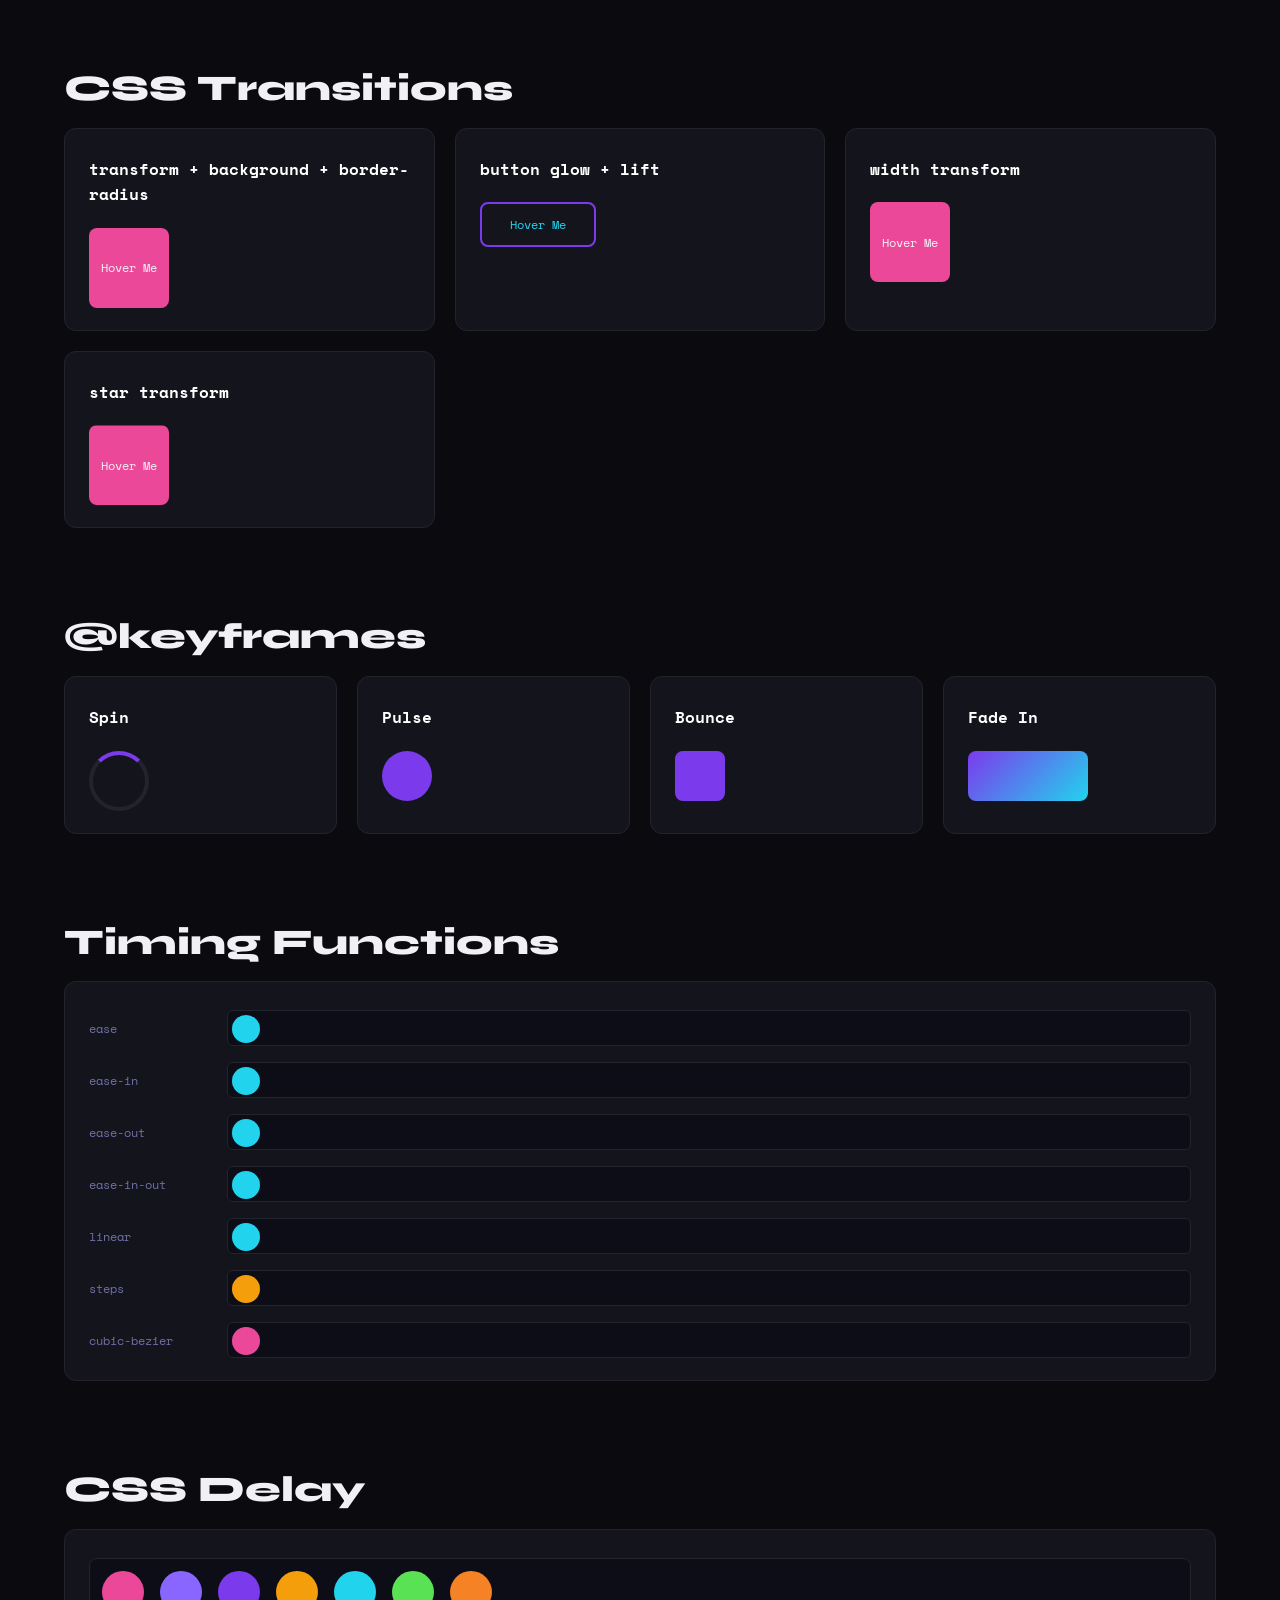
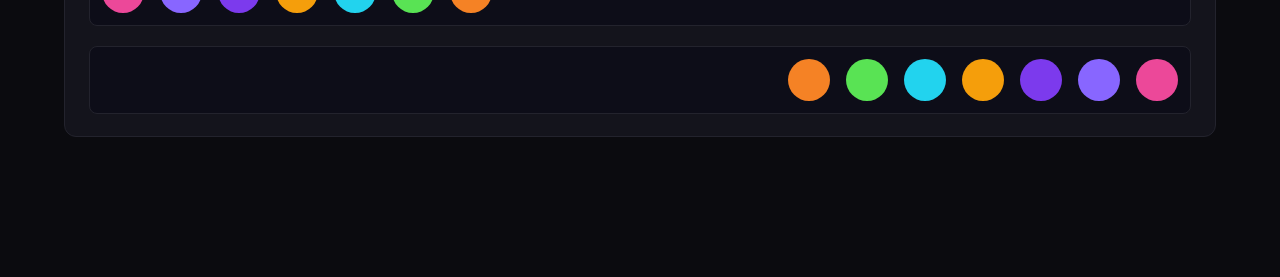
<file: basic/index.html>
<!DOCTYPE html>
<html lang="en">
<head>
    <meta charset="UTF-8">
    <meta name="viewport" content="width=device-width, initial-scale=1.0">
    <title>CSS Animations</title>
    <link rel="stylesheet" href="style.css">
    <link rel="stylesheet" href="https://fonts.googleapis.com/css2?family=Space+Mono:ital,wght@0,400;0,700;1,400;1,700&family=Syne:wght@400..800&display=swap">
    
</head>
<body>
    <main>

         <!-- ====================Start CSS Transition===============  -->
        <section class="section">
            <h2 class="section-title">CSS Transitions</h2>

            <div class="demo-grid cols2">
                <div class="card">
                    <div class="card-title">transform + background + border-radius</div>
                        <div class="hover-box center-content hide-text-on-hover"><span class="hover-text">Hover Me</span></div>
                </div>

                <div class="card">
                    <div class="card-title">button glow + lift</div>
                    <button class="btn-demo center-content"><span class="hover-text">Hover Me</span></button>
                </div>

                <div class="card">
                    <div class="card-title">width transform</div>
                    <div class="width-transform center-content hide-text-on-hover"><span class="hover-text">Hover Me</span></div>
                </div>

                <div class="card">
                    <div class="card-title">star transform</div>
                    <div class="shape-star center-content hide-text-on-hover"><span class="hover-text">Hover Me</span></div>
                </div>

            </div>

        

        </section>

         <!-- ====================Start CSS Transition===============  -->

         <!-- ====================Start @keyframes===============  -->
        <section class="section">
            <h2 class="section-title">@keyframes</h2>

            <div class="demo-grid cols3">
                <div class="card">
                    <div class="card-title">Spin</div>
                    <div class="spin-box"></div>
                </div>

                <div class="card">
                    <div class="card-title">Pulse</div>
                    <div class="pulse-dot"></div>
                </div>

                <div class="card">
                    <div class="card-title">Bounce</div>
                    <div class="bounce-box"></div>
                </div>

                <div class="card">
                    <div class="card-title">Fade In</div>
                    <div class="fade-box"></div>
                </div>
                
            </div>
        </section>
         <!-- ====================End @keyframes===============  -->


          <!-- ====================Start @keyframes===============  -->
        <section class="section">
            <h2 class="section-title">Timing Functions</h2>
            <div class="card">
                <div class="timing-row">
                    <div class="timing-item">
                        <span class="timing-label">ease</span>
                        <div class="timing-track"><div class="timing-ball ease"></div></div>
                    </div>
                    <div class="timing-item">
                        <span class="timing-label">ease-in</span>
                        <div class="timing-track"><div class="timing-ball ease-in"></div></div>
                    </div>
                    <div class="timing-item">
                        <span class="timing-label">ease-out</span>
                        <div class="timing-track"><div class="timing-ball ease-out"></div></div>
                    </div>
                    <div class="timing-item">
                        <span class="timing-label">ease-in-out</span>
                        <div class="timing-track"><div class="timing-ball ease-in-out"></div></div>
                    </div>
                    <div class="timing-item">
                        <span class="timing-label">linear</span>
                        <div class="timing-track"><div class="timing-ball linear"></div></div>
                    </div>
                    <div class="timing-item">
                        <span class="timing-label">steps</span>
                        <div class="timing-track"><div class="timing-ball steps-ball"></div></div>
                    </div>
                    <div class="timing-item">
                        <span class="timing-label">cubic-bezier</span>
                        <div class="timing-track"><div class="timing-ball cubic-ball"></div></div>
                    </div>
                    
                </div>
            </div>
            
        </section>
         <!-- ====================End @keyframes===============  -->


           <!-- ====================Start CSS Delay===============  -->
        <section class="section">
            <h2 class="section-title">CSS Delay</h2>
            <div class="card">
                <div class="delay-rows">
                    <div class="delay-row delay-track">
                    <div class="delay-circle"></div>
                    <div class="delay-circle"></div>
                    <div class="delay-circle"></div>
                    <div class="delay-circle"></div>
                    <div class="delay-circle"></div>
                    <div class="delay-circle"></div>
                    <div class="delay-circle"></div>
                </div>
                <div class="delay-row2 delay-track">
                    <div class="delay-circle2"></div>
                    <div class="delay-circle2"></div>
                    <div class="delay-circle2"></div>
                    <div class="delay-circle2"></div>
                    <div class="delay-circle2"></div>
                    <div class="delay-circle2"></div>
                    <div class="delay-circle2"></div>
                </div>
                </div>

            </div>
                
            
            
        </section>
         <!-- ====================End CSS Delay===============  -->

         
    </main>
</body>
</html>
</file>
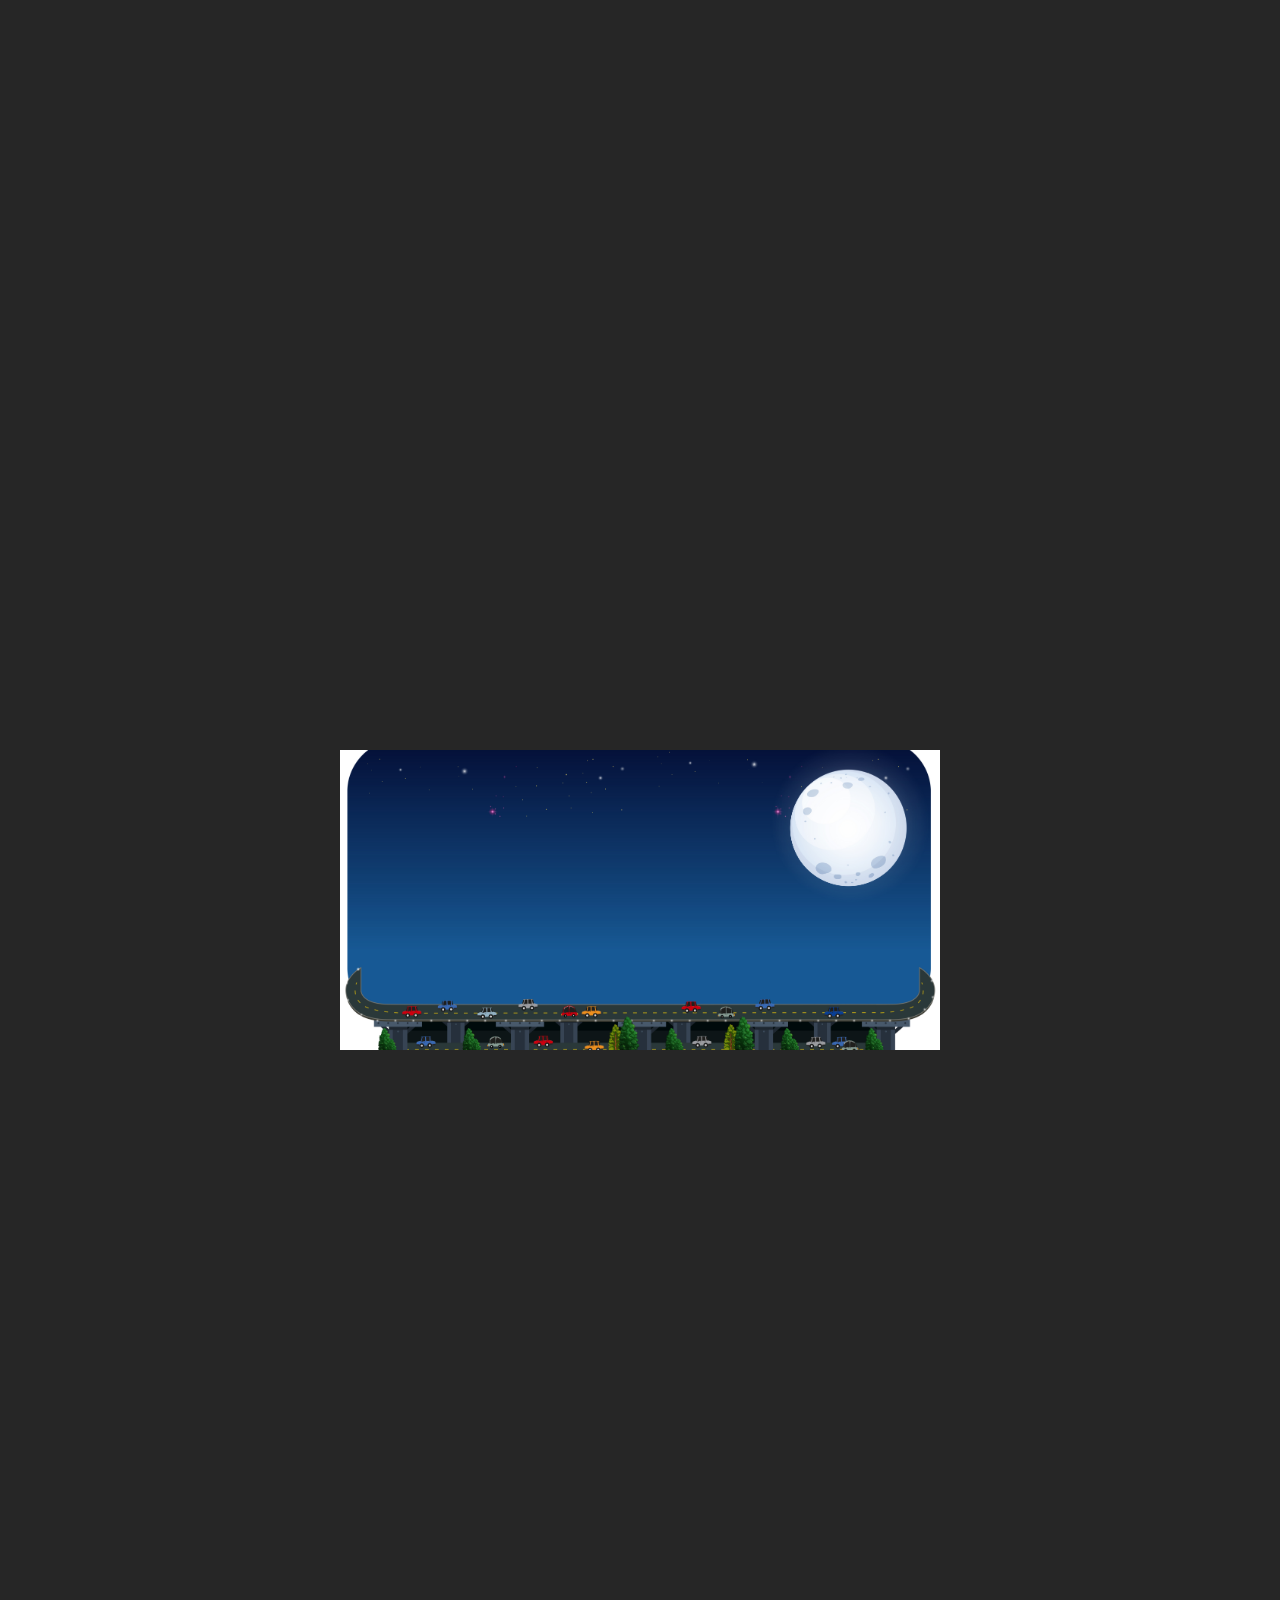
<file: scroll/scroll-reveal-image.html>
<!DOCTYPE html>
<html lang="en">
<head>
    <meta charset="UTF-8">
    <meta name="viewport" content="width=device-width, initial-scale=1.0">
    <title>scroll reveal image</title>
    <style>
        body{
            margin: 0;
            height: 200vh;
            display: flex;
            justify-content: center;
            align-items: center;
            background: #262626;
        }
        @keyframes reveal{
            0%{
                opacity: 0;
                clip-path: inset(45% 20% 45% 20%);
            }

            50%{
                opacity: 1;
                clip-path: inset(0% 0% 0% 0%);
            }
            100%{
                opacity: 0;
                clip-path: inset(45% 20% 45% 20%);
            }
            
        }

        .revealing-image{
            width: 600px;
            height: 300px;
            overflow: hidden;
            background-image: url(./assets/images/nsc3.jpg);
            background-size: cover;
            background-position: center;
            background-repeat: no-repeat;
            
            animation: reveal linear both;
            animation-timeline: view();
            animation-range: entry 0% cover 100%;
        }
        
    </style>
</head>
<body>
    <div class="revealing-image">

    </div>
</body>
</html>
</file>
<file: basic/style.css>
:root{
            --bg: #0b0b0f;
            --card: #14141c;
            --border: #23232d;
            --text: #f1f1f5;

            --accent: #7c3aed;  
            --accent2: #22d3ee;  
            --accent3: #f59e0b;  
            --accent4: #ec4899;  
            --muted: #7070a8;
            --s-bg:#0d0d18;
        }

        *{
            box-sizing: border-box; margin: 0; padding: 0;
        }

        body{
            background: var(--bg);
            color: var(--text);
            font-family: "Syne", sans-serif;
            line-height: 1.6;
            overflow-x: hidden;
        }

        main{
            max-width: 1200px; margin: 0 auto; padding: 60px 24px;
        }

        .section{
            margin-bottom: 80px;
        }

        .section-title{
            font-size: 36px;
            font-weight: 800;
            margin-bottom: 10px;
        }

        .demo-grid{
            display: grid;
            gap: 20px;
        }

        .demo-grid.cols1 {grid-template-columns: 1fr;}
        .demo-grid.cols2 {grid-template-columns: repeat(auto-fill, minmax(280px, 1fr));}
        .demo-grid.cols3 {grid-template-columns: repeat(auto-fill, minmax(220px, 1fr));}

        .card{
            background: var(--card);
            border: 1px solid var(--border);
            border-radius: 12px;
            padding: 28px 24px 22px;
            position: relative;
            overflow: hidden;
        }

        .card-title{
            font-size: 16px;
            font-weight: 600;
            margin-bottom: 20px;
            color: #ffffff;
            font-family: "Space Mono", monospace;

        }

        .center-content {
            display: flex;
            align-items: center;
            justify-content: center;
            text-align: center;
        }

        .hover-text{
            font-family: "Space Mono", monospace;
            font-size: 12px;
            pointer-events: none;
        }

        .hide-text-on-hover .hover-text {
            transition: opacity .25s ease, transform .25s ease;
        }

        .hide-text-on-hover:hover .hover-text {
            opacity: 0;
            transform: translateY(-4px);
        }



        /* ====================Start CSS Transition=============== */

        .hover-box{
            width: 80px; height: 80px;
            background: var(--accent4);
            border-radius: 8px;
            transition: transform .4s ease, background .4s ease, border-radius .4s ease;
            cursor: pointer;
        }

        .hover-box:hover{
            transform: rotate(45deg) scale(1.2);
            background: var(--accent3);
            border-radius: 50%;
        }

        .btn-demo{
            padding: 12px 28px;
            background: transparent;
            border: 2px solid var(--accent);
            color: var(--accent2);
            border-radius: 8px;
            font-family: "Space Mono", monospace;
            font-size: 12px;
            cursor: pointer;
            transition: transform .2s, background .3s, color .3s, box-shadow .3s;
        }

        .btn-demo:hover{
            background: var(--accent4);
            color: #ffffff;
            box-shadow: 0 0 20px rgba(255, 77, 109, .5);
            transform: translateY(-2px);
        }

        .width-transform{
            width: 80px; height: 80px;
            background: var(--accent4);
            border-radius: 8px;
            transition-duration: .5s;
            cursor: pointer;

        }

        .width-transform:hover{
            width: 200px;
        }

        .shape-star{
            width: 80px;
            height: 80px;
            background: var(--accent4);
            border-radius: 8px;


            clip-path: polygon(
                0% 0%, 100% 0%,
                100% 0%, 100% 100%,
                100% 100%, 0% 100%,
                0% 100%, 0% 0%,
                0% 0%, 100% 0%
            );

            transition: clip-path 0.6s cubic-bezier(.65,0,.35,1), transform 0.8s ease;
        }

        .shape-star:hover{
            transform: scale(1.2) rotate(215deg);


            clip-path: polygon(
                50% 0%, 61% 35%,
                98% 35%, 68% 57%,
                79% 91%, 50% 70%,
                21% 91%, 32% 57%,
                2% 35%, 39% 35%
            );
        }


         /* ====================End CSS Transition===============  */

         /* ====================Start @keyframes===============  */

         @keyframes spin{
            from {transform: rotate(0deg);}
            to{transform: rotate(360deg);}
         }

         .spin-box{
            width: 60px; height: 60px;
            border:4px solid var(--border);
            border-top-color: var(--accent);
            border-radius: 50%;
            animation: spin 1.5s linear infinite;

         }

         @keyframes pulse{
            0%, 100% {
                transform: scale(1); opacity: 1;
            }
            50%{
                transform: scale(1.3); opacity: 1; background: var(--accent2);
            }
         }

         .pulse-dot{
            width: 50px;
            height: 50px;
            background: var(--accent);
            border-radius: 50%;
            animation: pulse 1.4s ease-in-out infinite;

         }

         @keyframes bounce{
            0%, 100%{
                transform: translateY(0);
                animation-timing-function: ease-in;
            }
            50%{
                transform: translateY(-20px);
                animation-timing-function: ease-out;
            }
         }

         .bounce-box{
            width: 50px; height: 50px;
            background: var(--accent);
            border-radius: 8px;
            animation: bounce 1.2s ease infinite;
         }

         @keyframes fadeIn{
            from{opacity: 0;}
            to{opacity: 1;}
         }
         .fade-box{
            width: 120px; height: 50px;
            background: linear-gradient(135deg, var(--accent), var(--accent2));
            border-radius: 8px;
            animation: fadeIn 2s ease-in-out infinite alternate;
         }

         /* ====================End @keyframes===============  */


         /* ====================Start Timing Functions===============  */

         @keyframes slideRight{
            from{transform: translateX(-60px);}
            to{transform: translateX(220px);}
         }
         .timing-row{display: flex; flex-direction: column; gap: 16px;}
         .timing-item{display: flex; align-items: center; gap: 18px;}
         .timing-label{
            font-family: 'Space Mono', monospace;
            font-size: 12px;
            color: var(--muted);
            width: 120px;
            flex-shrink: 0;
         }
         .timing-track{
            flex: 1;
            height: 36px;
            background: var(--s-bg);
            border-radius: 6px;
            position: relative;
            overflow: hidden;
            border: 1px solid var(--border);

         }

         .timing-ball{
            width: 28px; height: 28px;
            border-radius: 50%;
            background-color: var(--accent2);
            position: absolute;
            top: 4px;
            left: 4px;
            animation: slideRight 2s infinite alternate;
         }

         .ease{animation-timing-function: ease;}
         .ease-in{animation-timing-function: ease-in;}
         .ease-out{animation-timing-function: ease-out;}
         .ease-in-out{animation-timing-function: ease-in-out;}
         .linear{animation-timing-function: linear;}
         .steps-ball{animation-timing-function: steps(6, end); background: var(--accent3);}
         .cubic-ball{animation-timing-function: cubic-bezier(.68,-0.55,.27,1.55); background: var(--accent4);}

         


         /* ====================End Timing Functions===============  */



         /* ==================== Start CSS Delay===============  */


           @keyframes popIn {
            0%   { transform: scale(0); opacity: 0; }
            80%  { transform: scale(1.15);}
            100% { transform: scale(1); opacity: 1; }
        }
        .delay-rows{display: flex; flex-direction: column; gap: 20px;}
        .delay-row { display: flex; gap: 16px; align-items: flex-end; }
        .delay-track{background: var(--s-bg); border: 1px solid var(--border); padding: 12px; border-radius: 8px;}
        .delay-circle {
            width: 42px; height: 42px;
            border-radius: 50%;
            background: var(--accent4);
            animation: popIn 1.5s ease-in-out infinite alternate;
        }

        .delay-circle:nth-child(1) { animation-delay: 0s; }
        .delay-circle:nth-child(2) { animation-delay: .15s; background: #8866ff; }
        .delay-circle:nth-child(3) { animation-delay: .30s; background: var(--accent); }
        .delay-circle:nth-child(4) { animation-delay: .45s; background: var(--accent3); }
        .delay-circle:nth-child(5) { animation-delay: .60s; background: var(--accent2); }
        .delay-circle:nth-child(6) { animation-delay: .75s; background: #59E354; }
        .delay-circle:nth-child(7) { animation-delay: .90s; background: #F58225; }



        @keyframes popIn2 {
            0%   { transform: scale(0); opacity: 0; }
            80%  { transform: scale(1.15);}
            100% { transform: scale(1); opacity: 1; }
        }
        .delay-row2 { display: flex; gap: 16px; justify-content: flex-end; }
        .delay-circle2 {
            width: 42px; height: 42px;
            border-radius: 50%;
            background: var(--accent4);
            animation: popIn2 3s ease-in-out infinite alternate;
        }

        .delay-circle2:nth-child(7) { animation-delay: 0s; }
        .delay-circle2:nth-child(6) { animation-delay: .15s; background: #8866ff; }
        .delay-circle2:nth-child(5) { animation-delay: .30s; background: var(--accent); }
        .delay-circle2:nth-child(4) { animation-delay: .45s; background: var(--accent3); }
        .delay-circle2:nth-child(3) { animation-delay: .60s; background: var(--accent2); }
        .delay-circle2:nth-child(2) { animation-delay: .75s; background: #59E354; }
        .delay-circle2:nth-child(1) { animation-delay: .90s; background: #F58225; }



        /* ==================== End CSS Delay===============  */
</file>
